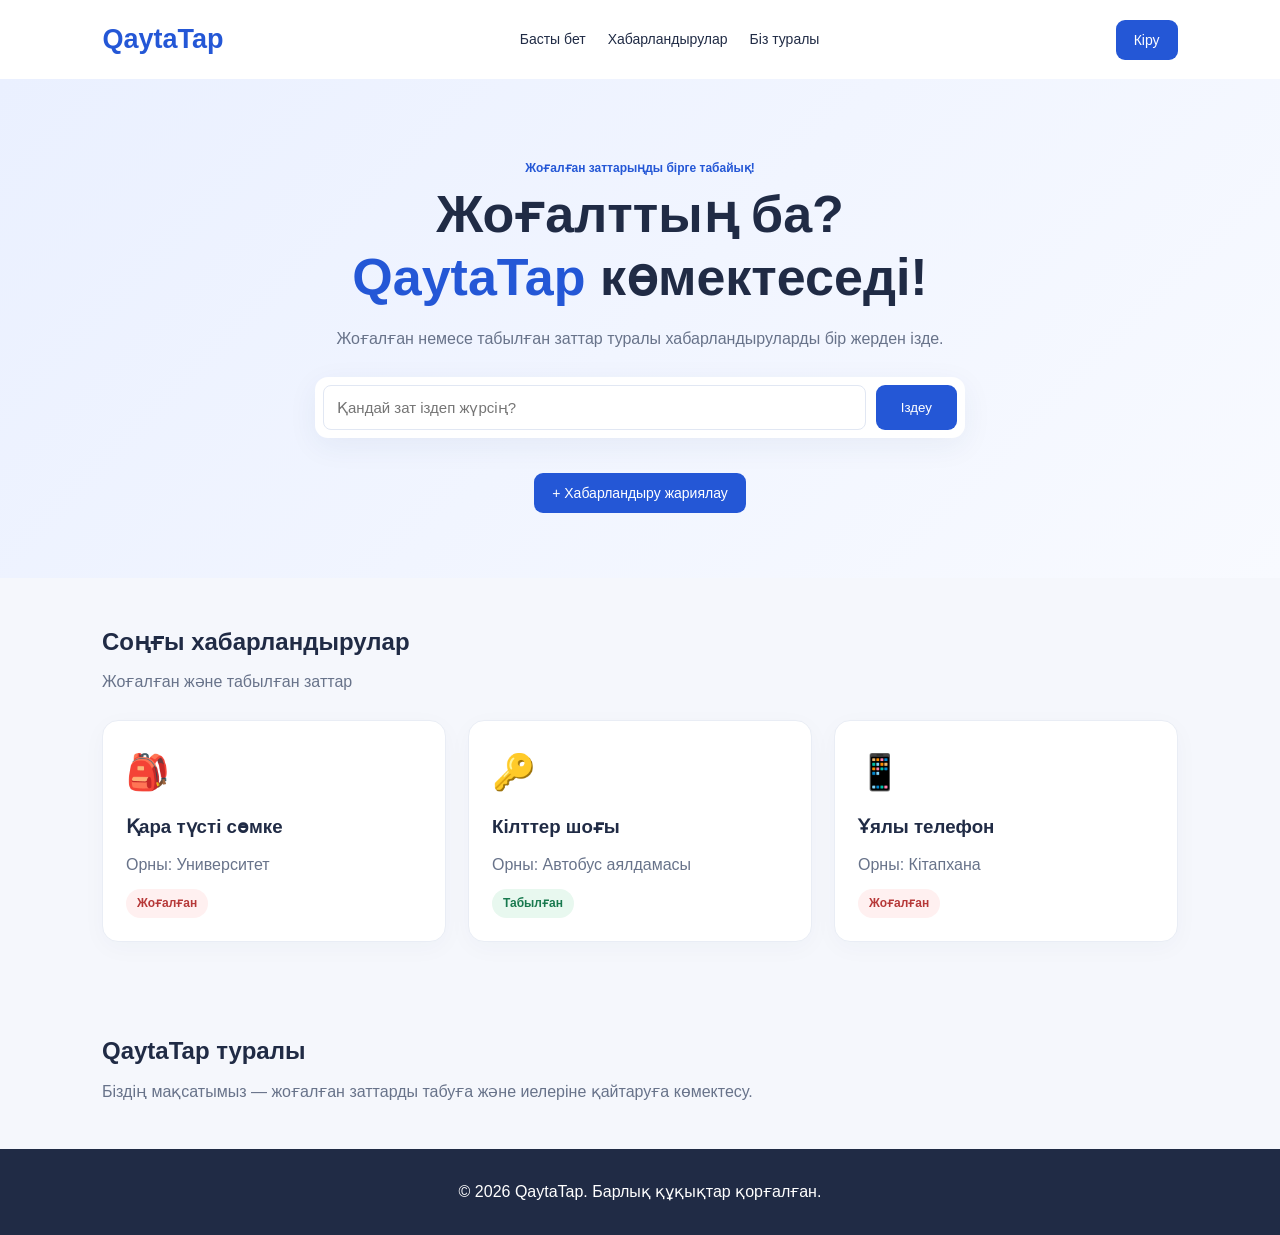
<file: index.html>
<!DOCTYPE html>
<html lang="kk">
<head>
    <meta charset="UTF-8">
    <meta name="viewport" content="width=device-width, initial-scale=1.0">
    <title>QaytaTap — Жоғалған заттар</title>
    <link rel="stylesheet" href="style.css">
</head>
<body>

    <header>
        <div class="logo">QaytaTap</div>

        <nav>
            <a href="index.html">Басты бет</a>
            <a href="#items">Хабарландырулар</a>
            <a href="#about">Біз туралы</a>
        </nav>

        <button class="login-btn" onclick="showLogin()">
            Кіру
        </button>
    </header>

    <main>
        <section class="hero">
            <p class="tag">Жоғалған заттарыңды бірге табайық!</p>

            <h1>Жоғалттың ба? <br>
                <span>QaytaTap</span> көмектеседі!
            </h1>

            <p class="description">
                Жоғалған немесе табылған заттар туралы
                хабарландыруларды бір жерден ізде.
            </p>

            <div class="search-box">
                <input
                    type="text"
                    id="searchInput"
                    placeholder="Қандай зат іздеп жүрсің?"
                >
                <button onclick="searchItems()">Іздеу</button>
            </div>

            <button class="add-btn" onclick="showLogin()">
                + Хабарландыру жариялау
            </button>
        </section>

        <section class="items" id="items">
            <h2>Соңғы хабарландырулар</h2>
            <p>Жоғалған және табылған заттар</p>

            <div class="item-list" id="itemList">
                <article class="item-card">
                    <div class="item-icon">🎒</div>
                    <h3>Қара түсті сөмке</h3>
                    <p>Орны: Университет</p>
                    <span class="lost">Жоғалған</span>
                </article>

                <article class="item-card">
                    <div class="item-icon">🔑</div>
                    <h3>Кілттер шоғы</h3>
                    <p>Орны: Автобус аялдамасы</p>
                    <span class="found">Табылған</span>
                </article>

                <article class="item-card">
                    <div class="item-icon">📱</div>
                    <h3>Ұялы телефон</h3>
                    <p>Орны: Кітапхана</p>
                    <span class="lost">Жоғалған</span>
                </article>
            </div>
        </section>

        <section class="about" id="about">
            <h2>QaytaTap туралы</h2>
            <p>
                Біздің мақсатымыз — жоғалған заттарды табуға
                және иелеріне қайтаруға көмектесу.
            </p>
        </section>
    </main>

    <footer>
        <p>© 2026 QaytaTap. Барлық құқықтар қорғалған.</p>
    </footer>

    <script src="script.js"></script>
</body>
</html>
</file>
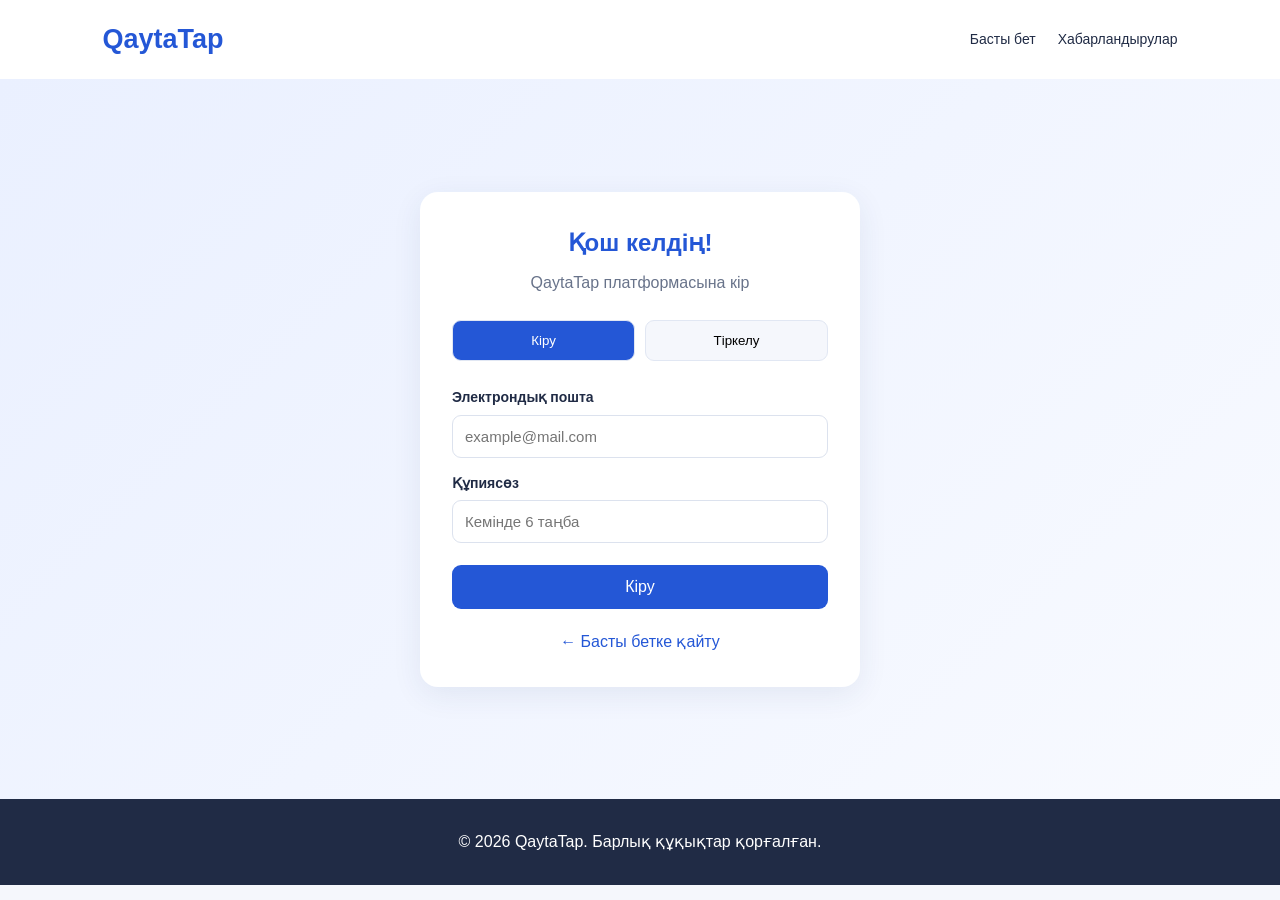
<file: auth.html>
<!DOCTYPE html>
<html lang="kk">
<head>
    <meta charset="UTF-8">
    <meta name="viewport" content="width=device-width, initial-scale=1.0">
    <title>QaytaTap — Кіру және тіркелу</title>
    <link rel="stylesheet" href="style.css">
    <style>
        .auth-page {
            min-height: 80vh;
            padding: 45px 20px;
            display: flex;
            justify-content: center;
            align-items: center;
            background: linear-gradient(135deg, #eaf0ff, #f8faff);
        }

        .auth-container {
            width: 100%;
            max-width: 440px;
            padding: 32px;
            background: white;
            border-radius: 18px;
            box-shadow: 0 8px 30px #243b6815;
        }

        .auth-container h1 {
            text-align: center;
            color: #2457d6;
            margin-bottom: 8px;
        }

        .auth-description {
            text-align: center;
            color: #68738a;
            margin-bottom: 25px;
        }

        .auth-tabs {
            display: flex;
            gap: 10px;
            margin-bottom: 25px;
        }

        .auth-tabs button {
            flex: 1;
            padding: 12px;
            border: 1px solid #e1e7f3;
            border-radius: 9px;
            background: #f5f7fc;
            cursor: pointer;
        }

        .auth-tabs button.active {
            background: #2457d6;
            color: white;
        }

        .auth-form label {
            display: block;
            margin: 14px 0 6px;
            font-weight: bold;
            font-size: 14px;
        }

        .auth-form input {
            width: 100%;
            padding: 12px;
            border: 1px solid #dce2ee;
            border-radius: 9px;
            font-size: 15px;
        }

        .auth-submit {
            width: 100%;
            margin-top: 22px;
            padding: 13px;
            border: none;
            border-radius: 9px;
            background: #2457d6;
            color: white;
            font-size: 16px;
            cursor: pointer;
        }

        .auth-submit:hover {
            background: #1945b5;
        }

        .auth-back {
            display: block;
            text-align: center;
            margin-top: 20px;
            color: #2457d6;
        }

        @media (max-width: 480px) {
            .auth-container {
                padding: 23px 18px;
            }
        }
    </style>
</head>
<body>

<header>
    <div class="logo">QaytaTap</div>
    <nav>
        <a href="index.html">Басты бет</a>
        <a href="reports.html">Хабарландырулар</a>
    </nav>
</header>

<main class="auth-page">
    <section class="auth-container">
        <h1 id="formTitle">Қош келдің!</h1>
        <p class="auth-description" id="formDescription">
            QaytaTap платформасына кір
        </p>

        <div class="auth-tabs">
            <button type="button" id="loginTab" class="active"
                onclick="showForm('login')">Кіру</button>
            <button type="button" id="registerTab"
                onclick="showForm('register')">Тіркелу</button>
        </div>

        <form class="auth-form" id="authForm">
            <div id="nameField" hidden>
                <label for="fullName">Аты-жөнің</label>
                <input type="text" id="fullName"
                    placeholder="Аты-жөніңді енгіз"
                    autocomplete="name">
            </div>

            <label for="email">Электрондық пошта</label>
            <input type="email" id="email"
                placeholder="example@mail.com"
                autocomplete="email" required>

            <label for="password">Құпиясөз</label>
            <input type="password" id="password"
                placeholder="Кемінде 6 таңба"
                minlength="6" autocomplete="current-password"
                required>

            <button class="auth-submit" type="submit" id="submitBtn">
                Кіру
            </button>
            <p id="formMessage" role="status" aria-live="polite"></p>
        </form>

        <a class="auth-back" href="index.html">
            ← Басты бетке қайту
        </a>
    </section>
</main>

<footer>
    <p>© 2026 QaytaTap. Барлық құқықтар қорғалған.</p>
</footer>

<script>
    let currentForm = "login";

    function showForm(type) {
        currentForm = type;

        const isRegister = type === "register";

        document.getElementById("nameField").hidden = !isRegister;
        document.getElementById("fullName").required = isRegister;

        document.getElementById("formTitle").textContent =
            isRegister ? "Тіркелу" : "Қош келдің!";

        document.getElementById("formDescription").textContent =
            isRegister
                ? "QaytaTap платформасында аккаунт аш"
                : "QaytaTap платформасына кір";

        document.getElementById("submitBtn").textContent =
            isRegister ? "Тіркелу" : "Кіру";

        document.getElementById("loginTab").classList.toggle(
            "active", !isRegister
        );

        document.getElementById("registerTab").classList.toggle(
            "active", isRegister
        );

        document.getElementById("formMessage").textContent = "";
    }

    document.getElementById("authForm").addEventListener(
        "submit", function(event) {
            event.preventDefault();

            const message = document.getElementById("formMessage");

            if (currentForm === "register") {
                message.textContent =
                    "Интерфейс дайын. Тіркеу үшін PHP серверімен байланыстыру қажет.";
            } else {
                message.textContent =
                    "Интерфейс дайын. Кіру үшін PHP серверімен байланыстыру қажет.";
            }
        }
    );
</script>

</body>
</html>
</file>
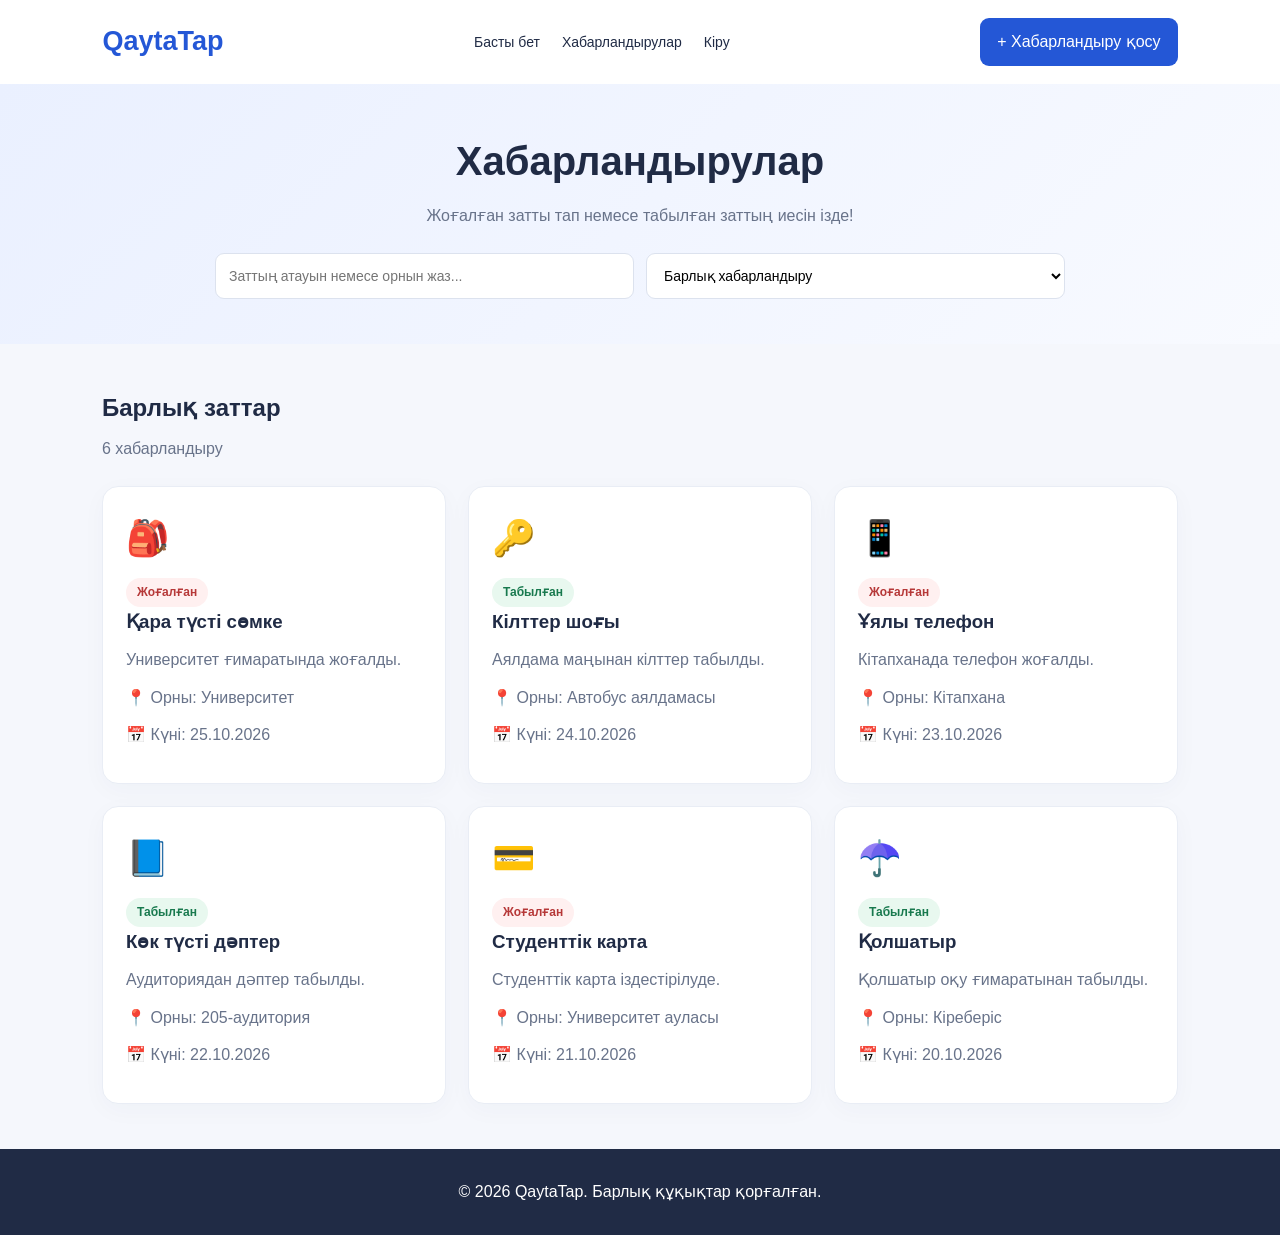
<file: reports.html>
<!DOCTYPE html>
<html lang="kk">
<head>
    <meta charset="UTF-8">
    <meta name="viewport" content="width=device-width, initial-scale=1.0">
    <title>QaytaTap — Хабарландырулар</title>
    <link rel="stylesheet" href="style.css">

    <style>
        .reports-hero {
            text-align: center;
            padding: 45px 20px;
            background: linear-gradient(135deg, #eaf0ff, #f8faff);
        }

        .reports-hero h1 {
            font-size: clamp(28px, 4vw, 40px);
            margin-bottom: 10px;
        }

        .reports-hero p {
            color: #68738a;
        }

        .report-controls {
            max-width: 850px;
            margin: 25px auto 0;
            display: flex;
            gap: 12px;
            flex-wrap: wrap;
        }

        .report-controls input,
        .report-controls select {
            flex: 1;
            min-width: 180px;
            padding: 13px;
            border: 1px solid #dce2ee;
            border-radius: 9px;
            background: white;
            font-size: 14px;
        }

        .report-count {
            margin-bottom: 20px;
            color: #68738a;
        }

        .report-card {
            overflow-wrap: anywhere;
        }

        .no-results {
            grid-column: 1 / -1;
            padding: 30px;
            text-align: center;
            background: white;
            border-radius: 12px;
            color: #68738a;
        }

        @media (max-width: 560px) {
            .report-controls {
                flex-direction: column;
            }

            .report-controls input,
            .report-controls select {
                width: 100%;
            }
        }
    </style>
</head>
<body>

<header>
    <div class="logo">QaytaTap</div>

    <nav>
        <a href="index.html">Басты бет</a>
        <a href="reports.html">Хабарландырулар</a>
        <a href="auth.html">Кіру</a>
    </nav>

    <a class="add-button" href="auth.html">+ Хабарландыру қосу</a>
</header>

<main>
    <section class="reports-hero">
        <h1>Хабарландырулар</h1>
        <p>Жоғалған затты тап немесе табылған заттың иесін ізде!</p>

        <div class="report-controls">
            <input
                type="search"
                id="searchInput"
                placeholder="Заттың атауын немесе орнын жаз..."
                aria-label="Хабарландыруларды іздеу"
            >

            <select id="typeFilter" aria-label="Зат түрін таңдау">
                <option value="all">Барлық хабарландыру</option>
                <option value="lost">Жоғалған заттар</option>
                <option value="found">Табылған заттар</option>
            </select>
        </div>
    </section>

    <section class="items">
        <h2>Барлық заттар</h2>
        <p class="report-count" id="resultCount">
            6 хабарландыру
        </p>

        <div class="item-list" id="itemList">

            <article class="item-card" data-type="lost">
                <div class="item-icon">🎒</div>
                <span class="lost">Жоғалған</span>
                <h3>Қара түсті сөмке</h3>
                <p>Университет ғимаратында жоғалды.</p>
                <p>📍 Орны: Университет</p>
                <p>📅 Күні: 25.10.2026</p>
            </article>

            <article class="item-card" data-type="found">
                <div class="item-icon">🔑</div>
                <span class="found">Табылған</span>
                <h3>Кілттер шоғы</h3>
                <p>Аялдама маңынан кілттер табылды.</p>
                <p>📍 Орны: Автобус аялдамасы</p>
                <p>📅 Күні: 24.10.2026</p>
            </article>

            <article class="item-card" data-type="lost">
                <div class="item-icon">📱</div>
                <span class="lost">Жоғалған</span>
                <h3>Ұялы телефон</h3>
                <p>Кітапханада телефон жоғалды.</p>
                <p>📍 Орны: Кітапхана</p>
                <p>📅 Күні: 23.10.2026</p>
            </article>

            <article class="item-card" data-type="found">
                <div class="item-icon">📘</div>
                <span class="found">Табылған</span>
                <h3>Көк түсті дәптер</h3>
                <p>Аудиториядан дәптер табылды.</p>
                <p>📍 Орны: 205-аудитория</p>
                <p>📅 Күні: 22.10.2026</p>
            </article>

            <article class="item-card" data-type="lost">
                <div class="item-icon">💳</div>
                <span class="lost">Жоғалған</span>
                <h3>Студенттік карта</h3>
                <p>Студенттік карта іздестірілуде.</p>
                <p>📍 Орны: Университет ауласы</p>
                <p>📅 Күні: 21.10.2026</p>
            </article>

            <article class="item-card" data-type="found">
                <div class="item-icon">☂️</div>
                <span class="found">Табылған</span>
                <h3>Қолшатыр</h3>
                <p>Қолшатыр оқу ғимаратынан табылды.</p>
                <p>📍 Орны: Кіреберіс</p>
                <p>📅 Күні: 20.10.2026</p>
            </article>

        </div>
    </section>
</main>

<footer>
    <p>© 2026 QaytaTap. Барлық құқықтар қорғалған.</p>
</footer>

<script>
    const searchInput = document.getElementById("searchInput");
    const typeFilter = document.getElementById("typeFilter");
    const itemCards = document.querySelectorAll(".item-card");
    const resultCount = document.getElementById("resultCount");
    const itemList = document.getElementById("itemList");

    function filterItems() {
        const searchText = searchInput.value.toLowerCase().trim();
        const selectedType = typeFilter.value;
        let visibleCount = 0;

        itemCards.forEach(function(card) {
            const cardText = card.textContent.toLowerCase();
            const cardType = card.dataset.type;

            const matchesSearch = cardText.includes(searchText);
            const matchesType =
                selectedType === "all" || cardType === selectedType;

            if (matchesSearch && matchesType) {
                card.hidden = false;
                visibleCount++;
            } else {
                card.hidden = true;
            }
        });

        resultCount.textContent =
            "Табылған хабарландыру саны: " + visibleCount;

        let emptyMessage = document.getElementById("emptyMessage");

        if (visibleCount === 0) {
            if (!emptyMessage) {
                emptyMessage = document.createElement("p");
                emptyMessage.id = "emptyMessage";
                emptyMessage.className = "no-results";
                emptyMessage.textContent =
                    "Іздеу бойынша хабарландыру табылмады.";
                itemList.appendChild(emptyMessage);
            }
        } else if (emptyMessage) {
            emptyMessage.remove();
        }
    }

    searchInput.addEventListener("input", filterItems);
    typeFilter.addEventListener("change", filterItems);
</script>

</body>
</html>
</file>
<file: style.css>
* {
    box-sizing: border-box;
    margin: 0;
    padding: 0;
}

body {
    font-family: Arial, sans-serif;
    background: #f5f7fc;
    color: #202b45;
    line-height: 1.6;
}

a {
    text-decoration: none;
    color: inherit;
}

.navbar {
    background: white;
    min-height: 76px;
    padding: 18px 8%;
    display: flex;
    justify-content: space-between;
    align-items: center;
    gap: 20px;
    box-shadow: 0 2px 15px #1d355710;
}

.logo {
    color: #2457d6;
    font-size: 27px;
    font-weight: bold;
}

.navbar nav {
    display: flex;
    align-items: center;
    gap: 25px;
    flex-wrap: wrap;
}

.navbar nav a {
    font-size: 14px;
}

.nav-button,
.add-button {
    background: #2457d6;
    color: white;
    padding: 11px 17px;
    border-radius: 9px;
}

.hero {
    text-align: center;
    padding: 75px 20px 65px;
    background: linear-gradient(135deg, #eaf0ff, #f8faff);
}

.eyebrow {
    color: #2457d6;
    font-weight: bold;
    margin-bottom: 12px;
}

.hero h1 {
    font-size: clamp(32px, 5vw, 52px);
    line-height: 1.2;
    margin-bottom: 18px;
}

.hero h1 span {
    color: #2457d6;
}

.hero-text {
    max-width: 600px;
    margin: 0 auto 28px;
    color: #68738a;
}

.search-form {
    max-width: 650px;
    margin: auto;
    display: flex;
    gap: 10px;
    background: white;
    padding: 8px;
    border-radius: 13px;
    box-shadow: 0 8px 30px #243b6810;
}

.search-form input {
    flex: 1;
    min-width: 0;
    border: none;
    outline: none;
    padding: 13px;
    font-size: 15px;
}

.search-form button {
    border: none;
    border-radius: 9px;
    background: #2457d6;
    color: white;
    padding: 12px 25px;
    cursor: pointer;
}

.filters {
    margin-top: 22px;
    display: flex;
    justify-content: center;
    gap: 12px;
    flex-wrap: wrap;
}

.filters a {
    background: white;
    border: 1px solid #e1e7f3;
    border-radius: 25px;
    padding: 8px 16px;
    font-size: 14px;
}

.content {
    max-width: 1120px;
    margin: 0 auto;
    padding: 50px 22px 70px;
}

.section-heading {
    display: flex;
    align-items: center;
    justify-content: space-between;
    gap: 15px;
    margin-bottom: 25px;
}

.section-heading h2 {
    font-size: 28px;
}

.section-heading p {
    color: #788197;
}

.add-button {
    display: inline-block;
}

.cards {
    display: grid;
    grid-template-columns: repeat(3, minmax(0, 1fr));
    gap: 22px;
}

.report-card,
.empty-state {
    background: white;
    border: 1px solid #e9edf5;
    border-radius: 16px;
    padding: 23px;
    box-shadow: 0 6px 25px #243b6808;
}

.card-top {
    display: flex;
    justify-content: space-between;
    align-items: center;
    gap: 10px;
    flex-wrap: wrap;
    margin-bottom: 18px;
}

.tag {
    border-radius: 20px;
    padding: 5px 11px;
    font-size: 12px;
    font-weight: bold;
}

.tag.lost {
    color: #b63838;
    background: #fff0f0;
}

.tag.found {
    color: #18794e;
    background: #e8f8ef;
}

.category {
    color: #758097;
    font-size: 12px;
}

.report-card h3 {
    font-size: 20px;
    margin-bottom: 10px;
    overflow-wrap: anywhere;
}

.description {
    color: #68738a;
    margin-bottom: 20px;
    overflow-wrap: anywhere;
}

.location,
.date {
    font-size: 14px;
    margin-top: 8px;
    overflow-wrap: anywhere;
}

.location span {
    color: #788197;
}

.empty-state {
    grid-column: 1 / -1;
    text-align: center;
    padding: 40px 20px;
}

.footer {
    background: #202b45;
    color: white;
    text-align: center;
    padding: 30px 20px;
}

.footer p {
    color: #c5cde0;
    font-size: 14px;
    margin-top: 5px;
}

@media (max-width: 800px) {
    .navbar {
        flex-direction: column;
    }

    .navbar nav {
        justify-content: center;
    }

    .cards {
        grid-template-columns: repeat(2, minmax(0, 1fr));
    }
}

@media (max-width: 560px) {
    .navbar nav {
        gap: 14px;
    }

    .hero {
        padding-top: 50px;
    }

    .search-form {
        flex-direction: column;
    }

    .search-form button {
        width: 100%;
    }

    .cards {
        grid-template-columns: 1fr;
    }

    .section-heading h2 {
        font-size: 23px;
    }
}


header {
    background: white;
    min-height: 76px;
    padding: 18px 8%;
    display: flex;
    justify-content: space-between;
    align-items: center;
    gap: 20px;
    flex-wrap: wrap;
    box-shadow: 0 2px 15px #1d355710;
}

header nav {
    display: flex;
    align-items: center;
    gap: 22px;
    flex-wrap: wrap;
}

header nav a {
    font-size: 14px;
}

.login-btn,
.add-btn {
    border: none;
    background: #2457d6;
    color: white;
    padding: 12px 18px;
    border-radius: 9px;
    cursor: pointer;
    font-size: 14px;
}

.tag {
    color: #2457d6;
}

.search-box {
    max-width: 650px;
    margin: 25px auto;
    display: flex;
    gap: 10px;
    background: white;
    padding: 8px;
    border-radius: 13px;
    box-shadow: 0 8px 30px #243b6810;
}

.search-box input {
    flex: 1;
    min-width: 0;
    border: 1px solid #e1e7f3;
    border-radius: 8px;
    padding: 13px;
    font-size: 15px;
}

.search-box button {
    border: none;
    border-radius: 9px;
    background: #2457d6;
    color: white;
    padding: 12px 25px;
    cursor: pointer;
}

.add-btn {
    margin-top: 10px;
}

.items,
.about {
    max-width: 1120px;
    margin: auto;
    padding: 45px 22px;
}

.items h2,
.about h2 {
    margin-bottom: 8px;
}

.items > p,
.about p {
    color: #68738a;
}

.item-list {
    display: grid;
    grid-template-columns: repeat(3, minmax(0, 1fr));
    gap: 22px;
    margin-top: 25px;
}

.item-card {
    background: white;
    border: 1px solid #e9edf5;
    border-radius: 16px;
    padding: 23px;
    box-shadow: 0 6px 25px #243b6808;
}

.item-icon {
    font-size: 35px;
    margin-bottom: 12px;
}

.item-card h3 {
    margin-bottom: 10px;
}

.item-card p {
    color: #68738a;
    margin-bottom: 12px;
}

.lost,
.found {
    display: inline-block;
    padding: 5px 11px;
    border-radius: 20px;
    font-size: 12px;
    font-weight: bold;
}

.lost {
    color: #b63838;
    background: #fff0f0;
}

.found {
    color: #18794e;
    background: #e8f8ef;
}

footer {
    background: #202b45;
    color: white;
    text-align: center;
    padding: 30px 20px;
}

@media (max-width: 800px) {
    header {
        flex-direction: column;
    }

    header nav {
        justify-content: center;
    }

    .item-list {
        grid-template-columns: repeat(2, minmax(0, 1fr));
    }
}

@media (max-width: 560px) {
    header {
        padding: 18px;
    }

    header nav {
        gap: 12px;
    }

    .hero {
        padding: 50px 18px;
    }

    .search-box {
        flex-direction: column;
    }

    .search-box button {
        width: 100%;
    }

    .item-list {
        grid-template-columns: 1fr;
    }
}
</file>
